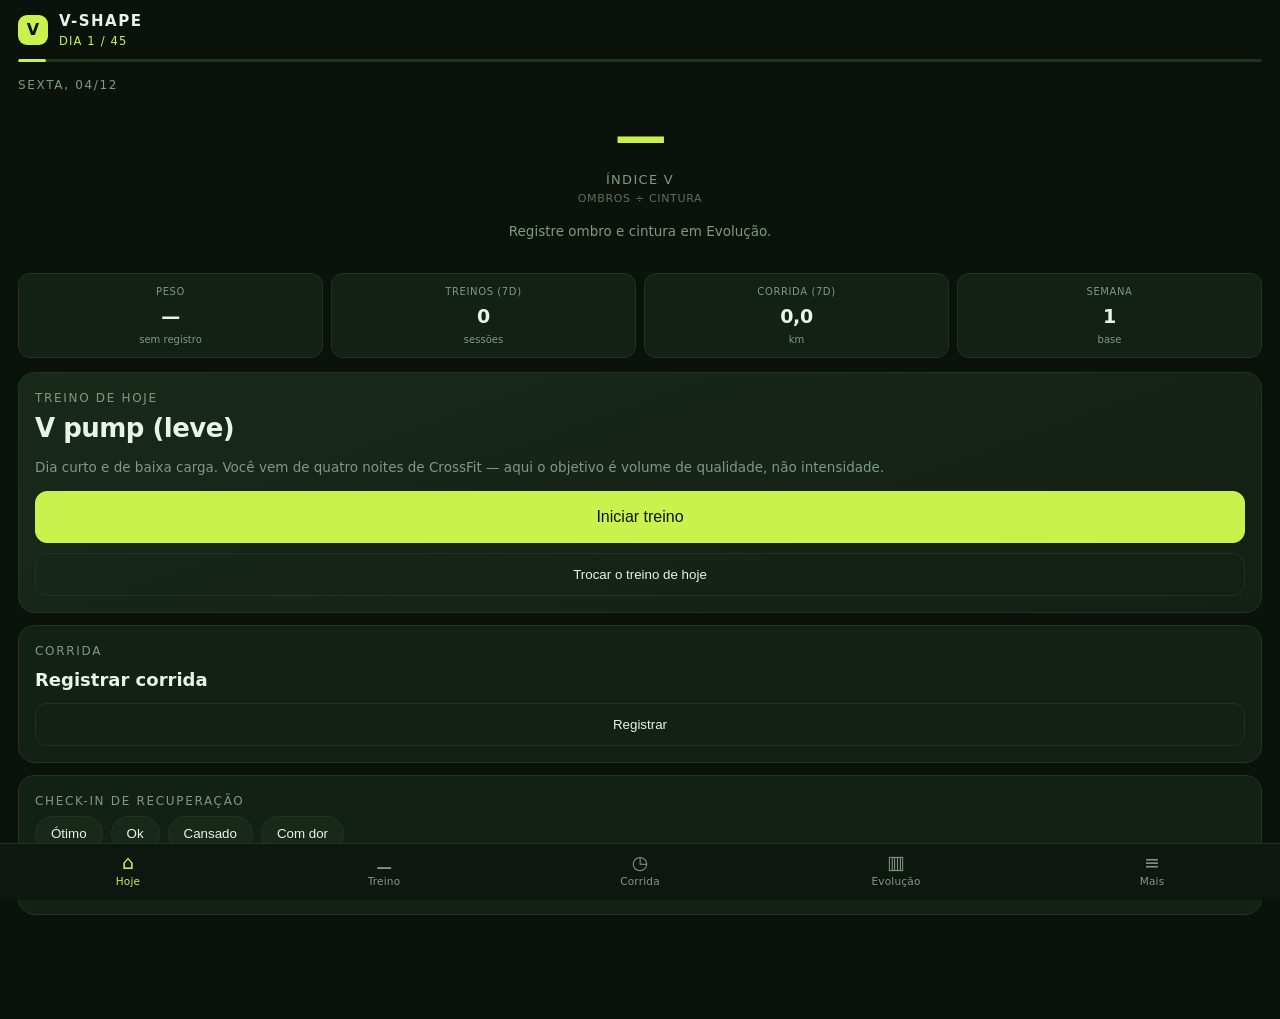
<file: index.html>
<!doctype html>
<html lang="pt-BR">
<head>
<meta charset="utf-8">
<meta name="viewport" content="width=device-width, initial-scale=1, viewport-fit=cover">
<meta name="theme-color" content="#0B120C">
<title>V-SHAPE</title>
<link rel="manifest" href="manifest.json">
<link rel="apple-touch-icon" href="assets/icon-192.png">
<meta name="apple-mobile-web-app-capable" content="yes">
<meta name="apple-mobile-web-app-status-bar-style" content="black-translucent">
<link rel="stylesheet" href="app.css">
</head>
<body>

<header class="top">
  <div class="brand">
    <span class="mark">V</span>
    <div>
      <strong>V-SHAPE</strong>
      <small id="topDia">dia — / —</small>
    </div>
  </div>
  <div class="bar"><i id="topBar"></i></div>
</header>

<main id="app">

  <!-- ───────────────────────── HOJE ───────────────────────── -->
  <section class="view" id="view-hoje">
    <p class="eyebrow" id="hojeData">—</p>

    <div class="vindex">
      <div class="vindex-num" id="vIndice">—</div>
      <div class="vindex-lbl">Índice V <span>ombros ÷ cintura</span></div>
      <p class="muted sm" id="vIndiceHint">Registre ombro e cintura em Evolução.</p>
    </div>

    <div class="stats">
      <div class="stat"><span>Peso</span><b id="stPeso">—</b><small id="stPesoSub">sem registro</small></div>
      <div class="stat"><span>Treinos (7d)</span><b id="stTreinos">0</b><small>sessões</small></div>
      <div class="stat"><span>Corrida (7d)</span><b id="stKm">0,0</b><small>km</small></div>
      <div class="stat"><span>Semana</span><b id="stSemana">1</b><small id="stFase">base</small></div>
    </div>

    <div class="card hero">
      <p class="eyebrow">Treino de hoje</p>
      <h2 id="hojeTreino">—</h2>
      <p class="muted sm" id="hojeNota"></p>
      <button class="btn primary big" id="btnIniciar">Iniciar treino</button>
      <button class="btn ghost" data-trocar>Trocar o treino de hoje</button>
    </div>

    <div class="card" id="cardCorrida">
      <p class="eyebrow">Corrida</p>
      <h3 id="corridaTitulo">Registrar corrida</h3>
      <button class="btn ghost" data-go="corrida">Registrar</button>
    </div>

    <div class="card">
      <p class="eyebrow">Check-in de recuperação</p>
      <div class="chips" id="checkinChips">
        <button class="chip" data-ci="otimo">Ótimo</button>
        <button class="chip" data-ci="ok">Ok</button>
        <button class="chip" data-ci="cansado">Cansado</button>
        <button class="chip" data-ci="dor">Com dor</button>
      </div>
      <p class="muted sm" id="checkinMsg">Como você acordou hoje?</p>
    </div>
  </section>

  <!-- ───────────────────────── TREINO ───────────────────────── -->
  <section class="view" id="view-treino">
    <p class="eyebrow" id="trEyebrow">Treino</p>
    <h2 id="trNome">—</h2>
    <p class="muted sm" id="trNota"></p>
    <button class="btn ghost" data-trocar>Trocar treino</button>

    <div id="trLista"></div>

    <button class="btn ghost" id="btnConcluir">Concluir treino</button>
  </section>

  <!-- ───────────────────────── CORRIDA ───────────────────────── -->
  <section class="view" id="view-corrida">
    <p class="eyebrow">Corrida</p>
    <h2>Registrar</h2>

    <div class="card">
      <div class="row2">
        <label>Distância (km)<input type="number" id="inKm" inputmode="decimal" step="0.1" placeholder="5,0"></label>
        <label>Tempo (min)<input type="number" id="inMin" inputmode="numeric" step="1" placeholder="30"></label>
      </div>
      <p class="muted sm" id="paceCalc">—</p>
      <button class="btn primary" id="btnSalvarCorrida">Salvar corrida</button>
    </div>

    <h3 class="sechead">Histórico</h3>
    <div id="listaCorridas" class="list"></div>
  </section>

  <!-- ───────────────────────── EVOLUÇÃO ───────────────────────── -->
  <section class="view" id="view-evolucao">
    <p class="eyebrow">Evolução</p>
    <h2>Medidas</h2>

    <div class="card">
      <div class="row3">
        <label>Peso (kg)<input type="number" id="inPeso" inputmode="decimal" step="0.1" placeholder="76,0"></label>
        <label>Cintura (cm)<input type="number" id="inCintura" inputmode="decimal" step="0.5" placeholder="92"></label>
        <label>Ombro (cm)<input type="number" id="inOmbro" inputmode="decimal" step="0.5" placeholder="118"></label>
      </div>
      <p class="muted sm">Cintura na altura do umbigo, em jejum. Ombro na parte mais larga.</p>
      <button class="btn primary" id="btnSalvarMedida">Salvar medidas</button>
    </div>

    <h3 class="sechead">Índice V</h3>
    <div class="card chartcard">
      <div id="chart"></div>
      <p class="muted sm" id="chartMsg">Registre pelo menos duas medições para ver a curva.</p>
    </div>

    <h3 class="sechead">Histórico</h3>
    <div id="listaMedidas" class="list"></div>
  </section>

  <!-- ───────────────────────── MAIS ───────────────────────── -->
  <section class="view" id="view-mais">
    <p class="eyebrow">Mais</p>
    <h2>Programa</h2>

    <div class="card">
      <div class="chips" id="progChips"></div>
      <p class="muted sm" id="progResumo"></p>
    </div>

    <h3 class="sechead">Cadência</h3>
    <div class="card">
      <p class="sm" id="cadNotacao"></p>
      <ul class="rules" id="cadRegras"></ul>
      <p class="muted sm" id="cadResp"></p>
    </div>

    <h3 class="sechead">Minhas fichas</h3>
    <div class="card">
      <div id="minhasFichas" class="list"></div>
      <button class="btn primary" id="btnDuplicar">Copiar a ficha atual para editar</button>
      <button class="btn ghost" id="btnNovaFicha">Criar ficha do zero</button>
      <p class="muted sm">As fichas prontas não podem ser alteradas. Copie uma e edite a cópia à vontade.</p>
    </div>

    <h3 class="sechead">Dados</h3>
    <div class="card">
      <button class="btn ghost" id="btnExportar">Exportar meus dados</button>
      <label class="btn ghost filelbl">Importar backup<input type="file" id="inImportar" accept="application/json" hidden></label>
      <button class="btn danger" id="btnZerar">Apagar tudo e recomeçar</button>
      <p class="muted sm">Tudo fica neste aparelho. Exporte de vez em quando.</p>
    </div>

    <p class="muted sm center" id="verInfo"></p>
  </section>

  <!-- ───────────────────────── EDITOR: FICHA ───────────────────────── -->
  <section class="view" id="view-ficha">
    <p class="eyebrow">Editar ficha</p>
    <div class="card">
      <label>Nome da ficha<input type="text" id="fiNome" placeholder="Minha ficha"></label>
      <p class="muted sm" id="fiTipo"></p>
    </div>

    <h3 class="sechead" id="fiCab">Treinos</h3>
    <div id="fiBlocos" class="list"></div>
    <button class="btn ghost" id="fiAddTreino" hidden>+ Adicionar treino</button>

    <button class="btn primary" id="fiUsar">Usar esta ficha</button>
    <button class="btn ghost" id="fiVoltar">Voltar</button>
  </section>

  <!-- ───────────────────────── EDITOR: TREINO ───────────────────────── -->
  <section class="view" id="view-dia">
    <p class="eyebrow" id="diEyebrow">—</p>
    <div class="card">
      <label>Nome do treino<input type="text" id="diNome" placeholder="Ex.: Dorsal largura + bíceps"></label>
      <p class="muted sm" id="diDica">Deixe sem exercícios para marcar o dia como descanso.</p>
    </div>

    <h3 class="sechead">Exercícios</h3>
    <div id="diLista" class="list"></div>

    <button class="btn primary" id="diAdd">+ Adicionar exercício</button>
    <button class="btn ghost" id="diVoltar">Voltar</button>
  </section>
</main>

<!-- ───────────────────────── CADÊNCIA (overlay) ───────────────────────── -->
<div class="overlay" id="ovCad" hidden>
  <div class="cad">
    <button class="x" id="cadFechar" aria-label="Fechar">✕</button>
    <p class="eyebrow" id="cadEx">—</p>
    <div class="cadring">
      <svg viewBox="0 0 120 120" aria-hidden="true">
        <circle class="trk" cx="60" cy="60" r="52"></circle>
        <circle class="prg" cx="60" cy="60" r="52" id="cadArc"></circle>
      </svg>
      <div class="cadmid">
        <div class="cadfase" id="cadFase">Pronto</div>
        <div class="cadseg" id="cadSeg">—</div>
      </div>
    </div>
    <div class="cadreps"><span id="cadReps">0</span> <small>/ <span id="cadAlvo">—</span> reps</small></div>
    <p class="muted sm" id="cadPadrao">—</p>
    <div class="cadbtns">
      <button class="btn primary big" id="cadPlay">Começar</button>
      <button class="btn ghost" id="cadSom">Som: ligado</button>
    </div>
  </div>
</div>

<!-- ───────────────────────── TROCAR TREINO ───────────────────────── -->
<div class="overlay" id="ovPick" hidden>
  <div class="formbox">
    <button class="x" id="pkFechar" aria-label="Fechar">✕</button>
    <p class="eyebrow">Treino de hoje</p>
    <p class="muted sm" id="pkDica">Escolha qualquer treino desta ficha.</p>
    <div id="pkLista" class="list"></div>
    <button class="btn ghost" id="pkDescanso">Pular hoje — marcar como descanso</button>
    <button class="btn ghost" id="pkVoltar" hidden>Voltar ao treino previsto</button>
  </div>
</div>

<!-- ───────────────────────── FORMULÁRIO DE EXERCÍCIO ───────────────────────── -->
<div class="overlay" id="ovEx" hidden>
  <div class="formbox">
    <button class="x" id="exFechar" aria-label="Fechar">✕</button>
    <p class="eyebrow" id="exTitulo">Novo exercício</p>

    <label>Nome<input type="text" id="exNome" placeholder="Ex.: Puxada aberta"></label>

    <div class="row2">
      <label>Séries<input type="number" id="exSeries" inputmode="numeric" value="3"></label>
      <label>Descanso (s)<input type="number" id="exDesc" inputmode="numeric" value="60"></label>
    </div>

    <p class="flab">Medida</p>
    <div class="chips" id="exMedida">
      <button class="chip on" data-med="reps">Repetições</button>
      <button class="chip" data-med="tempo">Tempo (isométrico)</button>
    </div>

    <div class="row2" id="boxReps">
      <label>Reps mín<input type="number" id="exMin" inputmode="numeric" value="8"></label>
      <label>Reps máx<input type="number" id="exMax" inputmode="numeric" value="12"></label>
    </div>
    <div id="boxDur" hidden>
      <label>Duração (s)<input type="number" id="exDuracao" inputmode="numeric" value="45"></label>
    </div>

    <p class="flab">Movimento</p>
    <div class="chips" id="exPadrao">
      <button class="chip" data-pad="puxar">Puxar</button>
      <button class="chip" data-pad="empurrar">Empurrar</button>
      <button class="chip" data-pad="outro">Outro</button>
    </div>

    <p class="flab">Cadência</p>
    <div class="chips" id="exCad"></div>
    <p class="muted sm" id="exCadDesc">—</p>

    <button class="btn primary" id="exSalvar">Salvar exercício</button>
    <button class="btn danger" id="exApagar" hidden>Apagar exercício</button>
  </div>
</div>

<!-- ───────────────────────── DESCANSO (barra) ───────────────────────── -->
<div class="rest" id="restBar" hidden>
  <div class="restfill" id="restFill"></div>
  <div class="restrow">
    <span id="restTxt">Descanso</span>
    <div>
      <button class="mini" id="restMais">+15s</button>
      <button class="mini" id="restPular">Pular</button>
    </div>
  </div>
</div>

<nav class="nav">
  <button class="tab on" data-go="hoje"><i>⌂</i><span>Hoje</span></button>
  <button class="tab" data-go="treino"><i>⚊</i><span>Treino</span></button>
  <button class="tab" data-go="corrida"><i>◷</i><span>Corrida</span></button>
  <button class="tab" data-go="evolucao"><i>▥</i><span>Evolução</span></button>
  <button class="tab" data-go="mais"><i>≡</i><span>Mais</span></button>
</nav>

<div class="toast" id="toast" hidden></div>

<script src="treinos.js"></script>
<script src="app.js"></script>
</body>
</html>
</file>
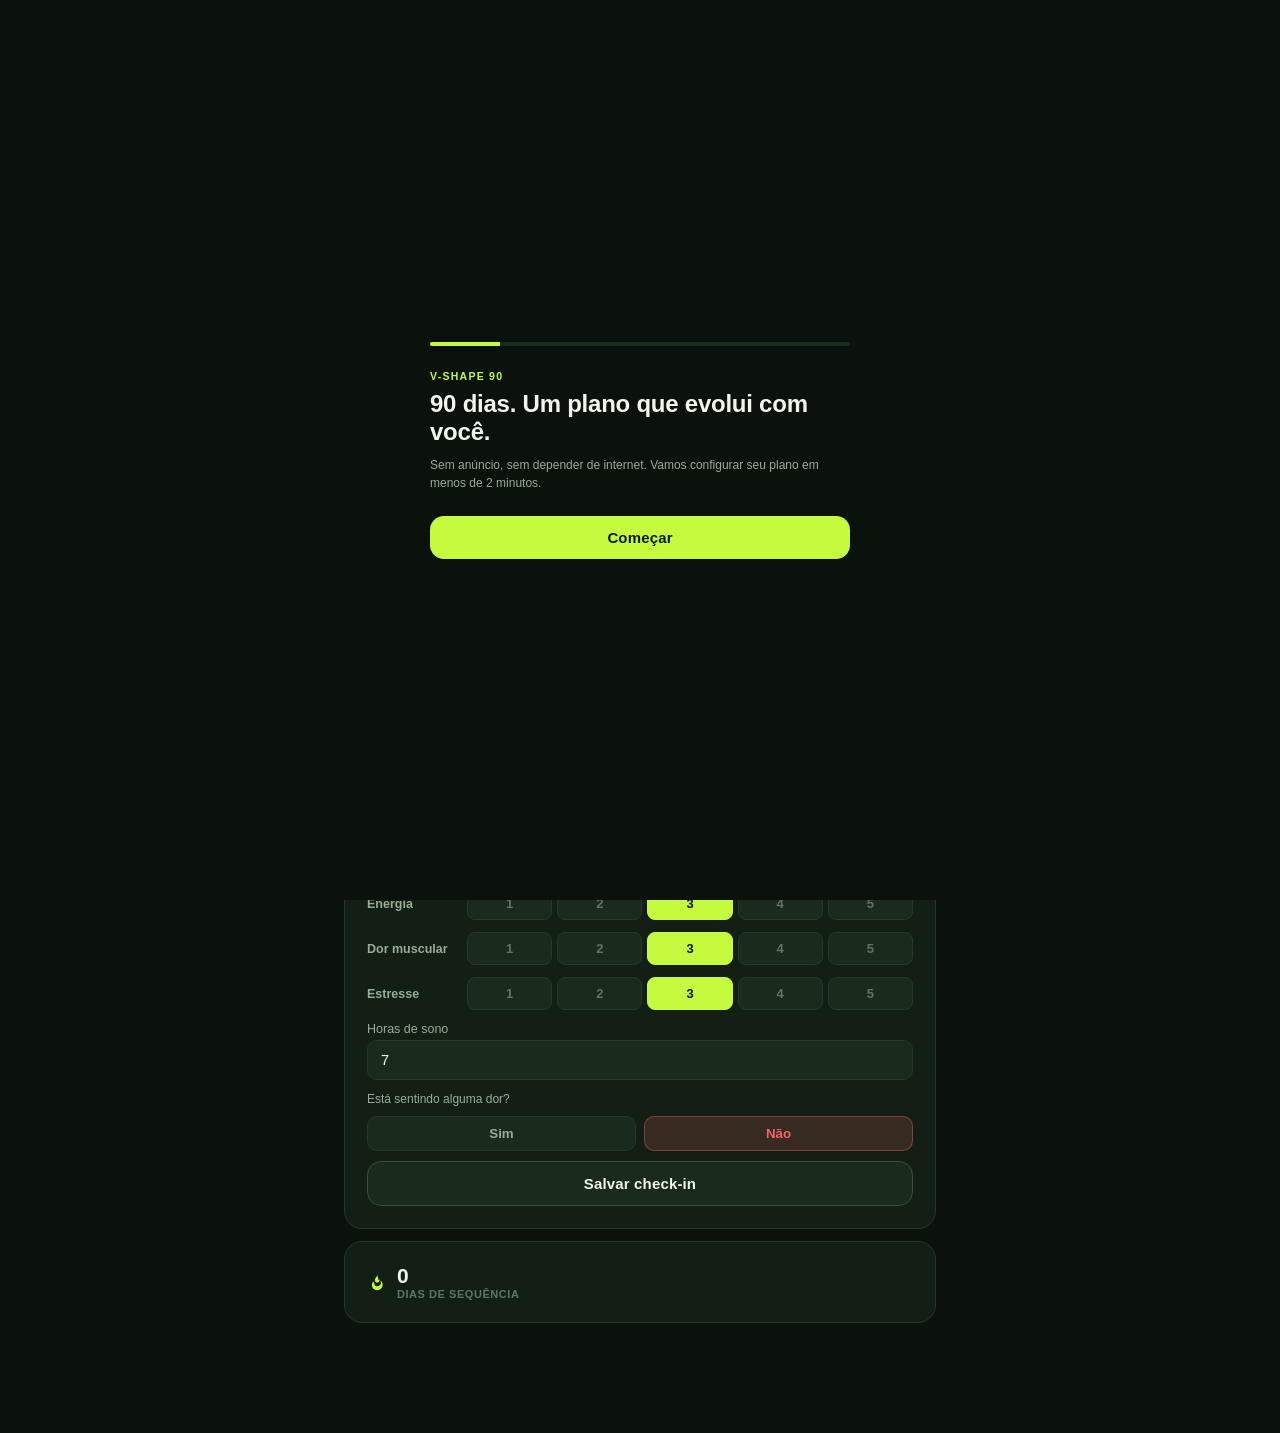
<file: vshape90/index.html>
<!DOCTYPE html>
<html lang="pt-BR">
<head>
<meta charset="UTF-8">
<meta name="viewport" content="width=device-width, initial-scale=1, viewport-fit=cover">
<meta name="theme-color" content="#0B120C">
<title>V-SHAPE 90</title>
<link rel="manifest" href="manifest.json">
<link rel="icon" href="assets/icon-192.png">
<link rel="apple-touch-icon" href="assets/icon-192.png">
<link rel="stylesheet" href="css/style.css">
</head>
<body>

<!-- ====================== ONBOARDING ====================== -->
<div id="onboarding-screen" class="workout-mode hidden" style="z-index:500">
  <div class="wm-inner" style="text-align:left; max-width:420px">
    <div class="onboarding-progress">
      <div class="onboarding-progress-fill" id="ob-progress-fill" style="width:16%"></div>
    </div>

    <!-- Passo 1: Boas-vindas -->
    <div class="ob-step" data-step="1">
      <div class="wm-eyebrow">V-SHAPE 90</div>
      <h2 style="font-size:24px; margin-bottom:10px">90 dias. Um plano que evolui com você.</h2>
      <p class="muted mb-6">Sem anúncio, sem depender de internet. Vamos configurar seu plano em menos de 2 minutos.</p>
      <button class="btn-primary" data-next>Começar</button>
    </div>

    <!-- Passo 2: Dados físicos -->
    <div class="ob-step hidden" data-step="2">
      <h3 style="font-size:18px; margin-bottom:4px; text-transform:none; color:var(--text)">Seus dados</h3>
      <p class="muted mb-4">Usamos isso pra calcular seu Índice V e suas metas de nutrição.</p>
      <div class="form-grid mb-5">
        <label>Altura (cm)<input type="number" id="ob-height" value="169"></label>
        <label>Peso atual (kg)<input type="number" id="ob-weight" value="76" step="0.1"></label>
        <label>Idade<input type="number" id="ob-age" value="30"></label>
        <label>Sexo
          <select id="ob-sex">
            <option value="masculino">Masculino</option>
            <option value="feminino">Feminino</option>
          </select>
        </label>
      </div>
      <div style="display:flex; gap:10px">
        <button class="btn-ghost" data-back>Voltar</button>
        <button class="btn-primary" data-next>Continuar</button>
      </div>
    </div>

    <!-- Passo 3: Objetivo -->
    <div class="ob-step hidden" data-step="3">
      <h3 style="font-size:18px; margin-bottom:4px; text-transform:none; color:var(--text)">Qual seu objetivo principal?</h3>
      <p class="muted mb-4">Isso ajusta suas metas de calorias/proteína e o ritmo de progressão da corrida.</p>
      <div class="swap-list mb-5" id="ob-objectives"></div>
      <div style="display:flex; gap:10px">
        <button class="btn-ghost" data-back>Voltar</button>
        <button class="btn-primary" data-next id="ob-obj-next" disabled>Continuar</button>
      </div>
    </div>

    <!-- Passo 4: Disponibilidade -->
    <div class="ob-step hidden" data-step="4">
      <h3 style="font-size:18px; margin-bottom:4px; text-transform:none; color:var(--text)">Quantos dias por semana você treina?</h3>
      <p class="muted mb-4">Montamos sua grade semanal automaticamente com base nisso.</p>
      <div class="swap-list mb-5" id="ob-days">
        <button class="swap-option swap-option-text" data-days="3"><span>3 dias — Full Body</span></button>
        <button class="swap-option swap-option-text" data-days="4"><span>4 dias — Superior / Inferior</span></button>
        <button class="swap-option swap-option-text" data-days="5"><span>5 dias — Divisão por grupo muscular</span></button>
        <button class="swap-option swap-option-text active" data-days="6"><span>6 dias — Divisão completa (padrão)</span></button>
      </div>
      <div style="display:flex; gap:10px">
        <button class="btn-ghost" data-back>Voltar</button>
        <button class="btn-primary" data-next>Continuar</button>
      </div>
    </div>

    <!-- Passo 5: Notificação -->
    <div class="ob-step hidden" data-step="5">
      <h3 style="font-size:18px; margin-bottom:4px; text-transform:none; color:var(--text)">Quer um lembrete diário?</h3>
      <p class="muted mb-4">Avisamos no horário escolhido, nos dias em que ainda não fez o check-in ou o treino. Só funciona com o navegador aberto ou em segundo plano recente — veja a nota em Configurações.</p>
      <label style="display:flex; align-items:center; gap:10px; margin-bottom:16px; font-size:14px; font-weight:600">
        <input type="checkbox" id="ob-reminder-enable" style="width:18px; height:18px"> Ativar lembrete diário
      </label>
      <div id="ob-reminder-time-wrap" style="display:none; margin-bottom:20px">
        <label>Horário<input type="time" id="ob-reminder-time" value="07:00"></label>
      </div>
      <div style="display:flex; gap:10px">
        <button class="btn-ghost" data-back>Voltar</button>
        <button class="btn-primary" data-next>Continuar</button>
      </div>
    </div>

    <!-- Passo 6: Resumo -->
    <div class="ob-step hidden" data-step="6">
      <h3 style="font-size:18px; margin-bottom:4px; text-transform:none; color:var(--text)">Seu plano está pronto</h3>
      <div id="ob-summary" class="muted" style="margin-bottom:20px; line-height:1.7"></div>
      <button class="btn-primary btn-lg" id="ob-finish">Ir para o app</button>
    </div>
  </div>
</div>


<!-- ====================== HEADER ====================== -->
<header class="app-header">
  <div class="brand">
    <span class="brand-mark">V</span>
    <div class="brand-text">
      <strong>V-SHAPE 90</strong>
      <div class="brand-day-row">
        <span id="header-day">DIA 1 / 90</span>
        <div class="brand-progress"><div class="brand-progress-fill" id="header-progress" style="width:1%"></div></div>
      </div>
    </div>
  </div>
  <button id="btn-more-shortcut" class="icon-btn" title="Configurações" aria-label="Abrir configurações">
    <svg viewBox="0 0 22 22" fill="none" stroke="currentColor" stroke-width="1.5" stroke-linecap="round" stroke-linejoin="round">
      <circle cx="11" cy="11" r="2.6"/>
      <path d="M11 3.5v2M11 17.5v2M18.5 11h-2M5.5 11h-2M16.2 5.8l-1.4 1.4M7.2 14.8l-1.4 1.4M16.2 16.2l-1.4-1.4M7.2 7.2 5.8 5.8"/>
    </svg>
  </button>
</header>

<main id="app">

  <!-- ====================== VIEW: HOJE ====================== -->
  <section id="view-hoje" class="view active">

    <div class="hero-band" id="hero-band"></div>

    <div class="card-grid" id="dashboard-cards"></div>

    <div class="panel" id="today-workout-panel">
      <h3>TREINO DE HOJE</h3>
      <div id="today-workout-content"></div>
    </div>

    <div class="panel" id="today-run-panel" style="display:none">
      <h3>CORRIDA DE HOJE</h3>
      <div id="today-run-content"></div>
    </div>

    <div class="panel" id="today-core-panel">
      <h3>CORE</h3>
      <div id="today-core-content"></div>
    </div>

    <div class="panel" id="checkin-panel">
      <h3>CHECK-IN DE RECUPERAÇÃO</h3>
      <div id="checkin-content"></div>
    </div>

    <div class="panel" id="streak-panel">
      <div class="streak-row">
        <div class="streak-metric">
          <svg class="icon-badge" viewBox="0 0 22 22" fill="currentColor" stroke="none">
            <path d="M11 2c1.1 2.8-1.9 4.1-2.3 6.6-.3 1.9.9 3.1 2.3 3.1a2.7 2.7 0 0 0 2.7-2.7c0-.6-.2-1.1-.5-1.6.2 1.1-.4 1.6-.8 1.3.6-1.6-.7-2.5-.9-4.2A3.6 3.6 0 0 0 11 2z"/>
            <path d="M8 12.3a3.4 3.4 0 0 0 3.4 3.4c2.2 0 3.9-1.7 3.9-4a5 5 0 0 0-.7-2.5c1.6 1 2.6 2.9 2.6 5A5.9 5.9 0 0 1 11 20a5.6 5.6 0 0 1-5.6-5.6c0-1.7.8-3 1.9-4.1-.1.7 0 1.4.7 2z"/>
          </svg>
          <div>
            <strong id="streak-count">0</strong>
            <div class="metric-label">dias de sequência</div>
          </div>
        </div>
        <div id="pr-mini" class="pr-mini"></div>
      </div>
    </div>
  </section>

  <!-- ====================== VIEW: TREINO ====================== -->
  <section id="view-treino" class="view">
    <div class="tabs" id="day-tabs"></div>
    <div id="treino-content"></div>
  </section>

  <!-- MODO TREINO (fullscreen overlay) -->
  <div id="workout-mode" class="workout-mode hidden">
    <button id="wm-close" class="icon-btn wm-close" aria-label="Fechar modo treino">✕</button>
    <div class="wm-inner">
      <div class="wm-eyebrow" id="wm-eyebrow">TREINO</div>
      <div id="wm-demo"></div>
      <div class="wm-exname" id="wm-exname">EXERCÍCIO</div>
      <div class="wm-series" id="wm-series">Série 1/4</div>
      <div class="wm-prev" id="wm-prev">Anterior: --</div>
      <a class="ex-external-link" id="wm-external-link" href="https://gifdotreino.com/" target="_blank" rel="noopener noreferrer">
        Ver execução real no Gif do Treino
        <svg viewBox="0 0 16 16" fill="none" stroke="currentColor" stroke-width="1.6" stroke-linecap="round" stroke-linejoin="round"><path d="M6 3H3v10h10v-3"/><path d="M9 3h4v4"/><path d="M13 3 7 9"/></svg>
      </a>

      <div class="wm-field">
        <label>Carga (kg)</label>
        <div class="stepper">
          <button id="wm-weight-minus" class="stepper-btn">−</button>
          <input id="wm-weight" type="number" inputmode="decimal" value="0">
          <button id="wm-weight-plus" class="stepper-btn">+</button>
        </div>
      </div>

      <div class="wm-field">
        <label>Repetições</label>
        <div class="stepper">
          <button id="wm-reps-minus" class="stepper-btn">−</button>
          <input id="wm-reps" type="number" inputmode="numeric" value="0">
          <button id="wm-reps-plus" class="stepper-btn">+</button>
        </div>
      </div>

      <div class="wm-field">
        <label>RIR (repetições restantes ao falhar) — opcional</label>
        <div class="rir-scale" id="wm-rir-scale">
          <button type="button" data-rir="">--</button>
          <button type="button" data-rir="0">0</button>
          <button type="button" data-rir="1">1</button>
          <button type="button" data-rir="2">2</button>
          <button type="button" data-rir="3">3</button>
          <button type="button" data-rir="4">4+</button>
        </div>
      </div>

      <label class="wm-pain-check">
        <input type="checkbox" id="wm-pain"> Senti dor nesta série
      </label>

      <button id="wm-conclude" class="btn-primary btn-lg">✓ Concluir série</button>

      <div id="wm-rest" class="wm-rest hidden">
        <div class="wm-rest-label">DESCANSO</div>
        <div class="wm-rest-time" id="wm-rest-time">01:30</div>
        <div class="wm-rest-options" id="wm-rest-options"></div>
        <button id="wm-skip-rest" class="btn-ghost">Pular descanso</button>
      </div>
    </div>
  </div>

  <!-- ====================== VIEW: CORRIDA ====================== -->
  <section id="view-corrida" class="view">
    <div class="panel">
      <h3>PLANO DA SEMANA</h3>
      <div id="run-plan-content"></div>
    </div>
    <div class="panel">
      <h3>REGISTRAR CORRIDA</h3>
      <form id="run-form" class="form-grid">
        <label>Tipo
          <select id="run-type">
            <option value="leve">Corrida leve</option>
            <option value="intervalado">Intervalado</option>
            <option value="longao">Longão</option>
          </select>
        </label>
        <label>Distância (km)
          <input id="run-distance" type="number" step="0.01" min="0" required>
        </label>
        <label>Duração (min)
          <input id="run-duration" type="number" step="0.1" min="0" required>
        </label>
        <label>Esforço percebido (1-10)
          <input id="run-rpe" type="number" min="1" max="10">
        </label>
        <label>FC média (opcional)
          <input id="run-hr" type="number" min="0">
        </label>
        <label class="span-2">Observações
          <textarea id="run-notes" rows="2"></textarea>
        </label>
        <button type="submit" class="btn-primary span-2">Salvar corrida</button>
      </form>
    </div>
    <div class="panel">
      <h3>EVOLUÇÃO DO PACE</h3>
      <canvas id="run-pace-chart" class="chart-canvas"></canvas>
    </div>
    <div class="panel">
      <h3>HISTÓRICO</h3>
      <div id="run-history"></div>
    </div>
  </section>

  <!-- ====================== VIEW: EVOLUÇÃO ====================== -->
  <section id="view-evolucao" class="view">

    <div class="tabs" id="evolucao-tabs">
      <button class="tab-btn active" data-evo-tab="resumo">Resumo</button>
      <button class="tab-btn" data-evo-tab="detalhes">Detalhes</button>
    </div>

    <div class="evo-tab-panel" data-evo-panel="resumo">
      <div class="panel">
        <h3>ÍNDICE V-SHAPE</h3>
        <div id="vindex-content"></div>
        <canvas id="vindex-chart" class="chart-canvas"></canvas>
      </div>

      <div class="panel">
        <h3>REGISTRO SEMANAL DE MEDIDAS</h3>
        <form id="body-form" class="form-grid">
          <label>Peso (kg)<input id="bf-weight" type="number" step="0.1" required></label>
          <label>Cintura (cm)<input id="bf-waist" type="number" step="0.1"></label>
          <label>Ombros (cm)<input id="bf-shoulders" type="number" step="0.1"></label>
          <label>Peito (cm)<input id="bf-chest" type="number" step="0.1"></label>
          <label>Braço D (cm)<input id="bf-armr" type="number" step="0.1"></label>
          <label>Braço E (cm)<input id="bf-arml" type="number" step="0.1"></label>
          <label>Coxa (cm)<input id="bf-thigh" type="number" step="0.1"></label>
          <button type="submit" class="btn-primary span-2">Salvar medidas</button>
        </form>
      </div>

      <div class="panel">
        <h3>PESO — HISTÓRICO</h3>
        <canvas id="weight-chart" class="chart-canvas"></canvas>
      </div>

      <div class="panel">
        <h3>FOTOS DE PROGRESSO</h3>
        <div class="photo-upload-row">
          <label>Ângulo
            <select id="photo-type">
              <option value="frente">Frente</option>
              <option value="costas">Costas</option>
              <option value="perfil">Perfil</option>
            </select>
          </label>
          <input type="file" id="photo-input" accept="image/*" capture="environment">
        </div>
        <div id="photo-gallery" class="photo-gallery"></div>
      </div>
    </div>

    <div class="evo-tab-panel hidden" data-evo-panel="detalhes">
      <div class="panel">
        <h3>COMPARAÇÃO POR SEMANA</h3>
        <div id="week-compare-controls" class="week-compare-controls"></div>
        <div id="week-compare-content"></div>
      </div>

      <div class="panel">
        <h3>
          <svg class="icon" viewBox="0 0 22 22" fill="none" stroke="currentColor" stroke-width="1.5" stroke-linecap="round" stroke-linejoin="round">
            <path d="M7 4h8v3a4 4 0 0 1-8 0V4z"/>
            <path d="M7 5H4.5a2 2 0 0 0 0 4H7M15 5h2.5a2 2 0 0 1 0 4H15"/>
            <path d="M11 11v3M8.5 17h5M9 17c0-1.2.5-2 2-2s2 .8 2 2"/>
          </svg>
          Recordes
        </h3>
        <div id="records-content"></div>
      </div>

      <div class="panel">
        <h3>CHECKPOINTS 30 / 60 / 90</h3>
        <div id="checkpoints-content"></div>
      </div>

      <div class="panel">
        <h3>RELATÓRIO SEMANAL</h3>
        <div id="weekly-report-content"></div>
        <button id="btn-generate-report" class="btn-secondary">Gerar relatório desta semana</button>
      </div>
    </div>
  </section>

  <!-- ====================== VIEW: MAIS ====================== -->
  <section id="view-mais" class="view">

    <div class="panel">
      <h3>
        <svg class="icon" viewBox="0 0 22 22" fill="none" stroke="currentColor" stroke-width="1.6" stroke-linecap="round" stroke-linejoin="round">
          <path d="M3.5 6h15M3.5 11h15M3.5 16h9"/>
        </svg>
        Grade semanal
      </h3>
      <p class="muted">Toque em um dia pra trocar o conteúdo com outro dia da semana.</p>
      <div id="weekly-grid-content" class="mt-3"></div>
    </div>

    <div class="panel">
      <h3>CONFIGURAÇÕES</h3>
      <form id="settings-form" class="form-grid">
        <label>Descanso padrão (s)<input id="set-rest" type="number" min="0"></label>
        <label class="span-2" style="flex-direction:row; align-items:center; gap:8px; text-transform:none">
          <input type="checkbox" id="set-reminder-enable" style="width:16px; height:16px"> Lembrete diário ativado
        </label>
        <label>Horário do lembrete<input id="set-reminder-time" type="time"></label>
        <button type="submit" class="btn-primary span-2">Salvar configurações</button>
      </form>
      <p class="muted mt-3">Nota técnica: como o app não tem servidor, o lembrete só dispara quando o navegador consegue rodar em segundo plano (varia por aparelho/navegador). Um lembrete garantido a qualquer hora, com o app fechado, exigiria um servidor de push — ver seção "Conta" abaixo.</p>
    </div>

    <div class="panel">
      <h3>CONTA</h3>
      <div id="account-content"></div>
    </div>

    <div class="panel">
      <h3>BACKUP</h3>

      <p class="muted">Todos os dados ficam salvos apenas neste dispositivo. Exporte regularmente.</p>
      <div class="backup-row">
        <button id="btn-export" class="btn-primary">Exportar backup</button>
        <label class="btn-secondary file-label">
          Importar backup
          <input type="file" id="import-input" accept="application/json" hidden>
        </label>
      </div>
      <div id="backup-status" class="muted"></div>
    </div>

    <div class="panel">
      <h3>SOBRE</h3>
      <p class="muted">V-SHAPE 90 · PWA pessoal · dados 100% locais neste dispositivo.</p>
      <button id="btn-reset-all" class="btn-danger">Apagar todos os dados</button>
    </div>
  </section>

</main>

<!-- ====================== NAV INFERIOR ====================== -->
<nav class="bottom-nav">
  <button class="nav-btn active" data-view="hoje">
    <svg viewBox="0 0 22 22" fill="none" stroke="currentColor" stroke-width="1.7" stroke-linecap="round" stroke-linejoin="round">
      <path d="M3 10.5 11 4l8 6.5"/>
      <path d="M5 9.5V18a1 1 0 0 0 1 1h4v-5h2v5h4a1 1 0 0 0 1-1V9.5"/>
    </svg>
    <small>Hoje</small>
  </button>
  <button class="nav-btn" data-view="treino">
    <svg viewBox="0 0 22 22" fill="none" stroke="currentColor" stroke-width="1.7" stroke-linecap="round" stroke-linejoin="round">
      <path d="M2.5 11h2M17.5 11h2"/>
      <rect x="4.6" y="7.8" width="2.4" height="6.4" rx="0.8"/>
      <rect x="15" y="7.8" width="2.4" height="6.4" rx="0.8"/>
      <path d="M7 11h8"/>
    </svg>
    <small>Treino</small>
  </button>
  <button class="nav-btn" data-view="corrida">
    <svg viewBox="0 0 22 22" fill="none" stroke="currentColor" stroke-width="1.7" stroke-linecap="round" stroke-linejoin="round">
      <circle cx="11" cy="12" r="7"/>
      <path d="M11 12V8.3"/>
      <path d="M8.5 2.6h5"/>
      <path d="M11 2.6V4"/>
    </svg>
    <small>Corrida</small>
  </button>
  <button class="nav-btn" data-view="evolucao">
    <svg viewBox="0 0 22 22" fill="none" stroke="currentColor" stroke-width="1.7" stroke-linecap="round" stroke-linejoin="round">
      <path d="M3.5 17.5V9.5M8.5 17.5V5.5M13.5 17.5v-6M18.5 17.5V3.5"/>
    </svg>
    <small>Evolução</small>
  </button>
  <button class="nav-btn" data-view="mais">
    <svg viewBox="0 0 22 22" fill="none" stroke="currentColor" stroke-width="1.7" stroke-linecap="round" stroke-linejoin="round">
      <path d="M4 6.5h14M4 11h14M4 15.5h14"/>
    </svg>
    <small>Mais</small>
  </button>
</nav>

<div id="toast" class="toast hidden"></div>

<script src="js/storage.js"></script>
<script src="js/onboarding.js"></script>
<script src="js/charts.js"></script>
<script src="js/exercise-demos.js"></script>
<script src="js/exercise-metadata.js"></script>
<script src="js/exercise-catalog.js"></script>
<script src="js/workouts.js"></script>
<script src="js/running.js"></script>
<script src="js/recovery.js"></script>
<script src="js/app.js"></script>
</body>
</html>
</file>
<file: app.css>
/* V-SHAPE — estilos */
:root{
  --bg:#0B120C;
  --bg2:#0E170F;
  --card:#132015;
  --card2:#18291A;
  --line:#1F3522;
  --txt:#E8F3E9;
  --mut:#7E9A83;
  --acc:#C9F24D;
  --acc-d:#9FC72F;
  --warn:#F2B04D;
  --bad:#E8654F;
  --r:16px;
  --nav:68px;
}

*{box-sizing:border-box;-webkit-tap-highlight-color:transparent}
html,body{margin:0;padding:0}
body{
  background:var(--bg);
  color:var(--txt);
  font:16px/1.5 ui-sans-serif,system-ui,-apple-system,"Segoe UI",Roboto,sans-serif;
  padding-bottom:calc(var(--nav) + env(safe-area-inset-bottom));
  overscroll-behavior-y:none;
}
h2{font-size:26px;line-height:1.2;margin:2px 0 14px;letter-spacing:-.02em}
h3{font-size:18px;margin:0 0 8px}
.sechead{margin:26px 0 10px;font-size:15px;color:var(--mut);text-transform:uppercase;letter-spacing:.08em}
.eyebrow{font-size:12px;letter-spacing:.14em;text-transform:uppercase;color:var(--mut);margin:0 0 6px}
.muted{color:var(--mut)}
.sm{font-size:13.5px}
.center{text-align:center}

/* topo */
.top{
  position:sticky;top:0;z-index:30;
  background:linear-gradient(180deg,var(--bg) 70%,transparent);
  padding:calc(10px + env(safe-area-inset-top)) 18px 10px;
}
.brand{display:flex;align-items:center;gap:11px}
.brand strong{display:block;font-size:15px;letter-spacing:.1em}
.brand small{display:block;font-size:11.5px;color:var(--acc);letter-spacing:.1em;text-transform:uppercase}
.mark{
  width:30px;height:30px;flex:none;display:grid;place-items:center;
  background:var(--acc);color:#0B120C;font-weight:800;border-radius:9px;font-size:16px;
}
.bar{height:3px;background:var(--line);border-radius:3px;margin-top:9px;overflow:hidden}
.bar i{display:block;height:100%;width:0;background:var(--acc);border-radius:3px;transition:width .5s}

/* views */
main{padding:4px 18px 24px}
.view{display:none;animation:in .18s ease}
.view.on{display:block}
@keyframes in{from{opacity:0;transform:translateY(5px)}to{opacity:1;transform:none}}

/* cards */
.card{
  background:var(--card);border:1px solid var(--line);
  border-radius:var(--r);padding:16px;margin-bottom:12px;
}
.card.hero{background:linear-gradient(160deg,var(--card2),var(--card))}
.card.hero h2{margin:4px 0 10px}

/* índice V */
.vindex{text-align:center;padding:10px 0 18px}
.vindex-num{font-size:52px;font-weight:800;letter-spacing:-.03em;line-height:1;color:var(--acc)}
.vindex-lbl{font-size:13px;letter-spacing:.1em;text-transform:uppercase;color:var(--mut);margin-top:8px}
.vindex-lbl span{display:block;font-size:11px;letter-spacing:.06em;opacity:.7;margin-top:2px}

/* stats */
.stats{display:grid;grid-template-columns:repeat(4,1fr);gap:8px;margin-bottom:14px}
.stat{background:var(--card);border:1px solid var(--line);border-radius:12px;padding:10px 8px;text-align:center}
.stat span{display:block;font-size:10px;letter-spacing:.06em;text-transform:uppercase;color:var(--mut)}
.stat b{display:block;font-size:19px;margin:3px 0 1px;letter-spacing:-.02em}
.stat small{display:block;font-size:10px;color:var(--mut)}

/* botões */
.btn{
  display:block;width:100%;border:0;border-radius:12px;
  padding:13px 16px;font:600 15px/1 inherit;cursor:pointer;margin-top:10px;
  background:var(--card2);color:var(--txt);border:1px solid var(--line);
}
.btn.primary{background:var(--acc);color:#0B120C;border-color:var(--acc)}
.btn.primary:active{background:var(--acc-d)}
.btn.big{padding:16px;font-size:16px}
.btn.ghost{background:transparent}
.btn.danger{background:transparent;color:var(--bad);border-color:#3A2320}
.btn:disabled{opacity:.45}
.filelbl{text-align:center}
.mini{
  background:transparent;border:1px solid var(--line);color:var(--txt);
  border-radius:9px;padding:7px 11px;font:600 13px/1 inherit;margin-left:6px;cursor:pointer;
}

/* chips */
.chips{display:flex;flex-wrap:wrap;gap:8px}
.chip{
  background:var(--card2);border:1px solid var(--line);color:var(--txt);
  border-radius:999px;padding:9px 15px;font:600 14px/1 inherit;cursor:pointer;
}
.chip.on{background:var(--acc);color:#0B120C;border-color:var(--acc)}

/* inputs */
label{display:block;font-size:12px;letter-spacing:.06em;text-transform:uppercase;color:var(--mut)}
input[type=number],input[type=text]{
  width:100%;margin-top:5px;background:var(--bg2);border:1px solid var(--line);
  color:var(--txt);border-radius:10px;padding:12px;font:600 17px/1 inherit;
}
input:focus{outline:2px solid var(--acc-d);outline-offset:1px}
.row2{display:grid;grid-template-columns:1fr 1fr;gap:10px}
.row3{display:grid;grid-template-columns:repeat(3,1fr);gap:8px}

/* exercícios */
.ex{background:var(--card);border:1px solid var(--line);border-radius:var(--r);margin-bottom:10px;overflow:hidden}
.ex.done{border-color:var(--acc-d)}
.exhead{display:flex;align-items:center;gap:12px;padding:14px 16px;cursor:pointer}
.exnum{
  width:26px;height:26px;flex:none;display:grid;place-items:center;border-radius:8px;
  background:var(--card2);color:var(--mut);font:700 12px/1 inherit;
}
.ex.done .exnum{background:var(--acc);color:#0B120C}
.exinfo{flex:1;min-width:0}
.exinfo b{display:block;font-size:15.5px;font-weight:600}
.exinfo small{display:block;color:var(--mut);font-size:12.5px;margin-top:2px}
.cadtag{
  flex:none;background:var(--bg2);border:1px solid var(--line);color:var(--acc);
  border-radius:7px;padding:5px 8px;font:700 12px/1 ui-monospace,monospace;letter-spacing:.04em;
}
.exbody{display:none;padding:0 16px 16px;border-top:1px solid var(--line)}
.ex.open .exbody{display:block}
.exnota{color:var(--warn);font-size:13px;margin:12px 0 0}

.serie{display:grid;grid-template-columns:30px 1fr 1fr 44px;gap:8px;align-items:center;margin-top:10px}
.serie > span{font-size:12px;color:var(--mut);text-align:center}
.serie input{margin:0;padding:10px;font-size:16px;text-align:center}
.ok{
  border:1px solid var(--line);background:var(--card2);color:var(--mut);
  border-radius:10px;padding:11px 0;font:700 15px/1 inherit;cursor:pointer;
}
.ok.on{background:var(--acc);color:#0B120C;border-color:var(--acc)}
.exacts{display:flex;gap:8px;margin-top:14px}
.exacts .btn{margin:0}
.prog{margin-top:12px;font-size:13px;color:var(--acc);background:#16250F;border:1px solid #2A3F18;border-radius:10px;padding:10px 12px}

/* listas */
.list .item{
  display:flex;justify-content:space-between;align-items:center;gap:12px;
  background:var(--card);border:1px solid var(--line);border-radius:12px;padding:13px 15px;margin-bottom:8px;
}
.item b{font-size:15px;font-weight:600}
.item small{display:block;color:var(--mut);font-size:12.5px}
.item .del{background:none;border:0;color:var(--mut);font-size:19px;cursor:pointer;padding:4px 6px}
.empty{color:var(--mut);font-size:14px;text-align:center;padding:22px 0}

/* regras cadência */
.rules{list-style:none;margin:12px 0 0;padding:0}
.rules li{padding:11px 0;border-top:1px solid var(--line);font-size:14px}
.rules b{color:var(--acc);font-family:ui-monospace,monospace}

/* gráfico */
.chartcard{padding:14px 10px 10px}
#chart svg{display:block;width:100%;height:150px}

/* overlay cadência */
.overlay{
  position:fixed;inset:0;z-index:60;background:rgba(5,9,6,.93);
  display:grid;place-items:center;padding:24px;backdrop-filter:blur(6px);
}
.overlay[hidden]{display:none}
.cad{width:100%;max-width:340px;text-align:center;position:relative}
.cad .x{
  position:absolute;top:-6px;right:-4px;background:none;border:0;
  color:var(--mut);font-size:21px;cursor:pointer;padding:6px;
}
.cadring{position:relative;width:230px;height:230px;margin:14px auto 6px}
.cadring svg{width:100%;height:100%;transform:rotate(-90deg)}
.cadring circle{fill:none;stroke-width:7;stroke-linecap:round}
.cadring .trk{stroke:var(--line)}
.cadring .prg{stroke:var(--acc);stroke-dasharray:326.7;stroke-dashoffset:326.7;transition:stroke .15s}
.cadmid{position:absolute;inset:0;display:grid;place-content:center;gap:4px}
.cadfase{font-size:21px;font-weight:700;letter-spacing:-.01em}
.cadseg{font-size:46px;font-weight:800;color:var(--acc);line-height:1;font-variant-numeric:tabular-nums}
.cadreps{margin-top:10px;font-size:30px;font-weight:800;font-variant-numeric:tabular-nums}
.cadreps small{font-size:15px;color:var(--mut);font-weight:600}
.cadbtns{margin-top:18px}

/* fases coloridas */
.fase-exc .prg{stroke:#6FD3F5}
.fase-exc .cadseg{color:#6FD3F5}
.fase-pb  .prg{stroke:#F2B04D}
.fase-pb  .cadseg{color:#F2B04D}
.fase-con .prg{stroke:var(--acc)}
.fase-con .cadseg{color:var(--acc)}
.fase-pt  .prg{stroke:#D98CF2}
.fase-pt  .cadseg{color:#D98CF2}

/* formulário de exercício */
.formbox{
  width:100%;max-width:400px;max-height:88vh;overflow-y:auto;position:relative;
  background:var(--card);border:1px solid var(--line);border-radius:var(--r);padding:20px 18px 18px;
}
.formbox .x{
  position:absolute;top:10px;right:10px;background:none;border:0;
  color:var(--mut);font-size:20px;cursor:pointer;padding:6px;
}
.formbox label{margin-top:12px}
.formbox .row2 label{margin-top:0}
.formbox .row2{margin-top:12px}
.flab{
  font-size:12px;letter-spacing:.06em;text-transform:uppercase;
  color:var(--mut);margin:16px 0 8px;
}
.chip.cadchip{font-family:ui-monospace,monospace;font-size:13px;letter-spacing:.02em}

/* editor: blocos e exercícios */
.item.clic{cursor:pointer}
.item.sel{border-color:var(--acc)}
.item.sel b{color:var(--acc)}
.item.vazio b{color:var(--mut);font-weight:500}
.ordem{display:flex;gap:4px;align-items:center}
.ordem button{
  background:transparent;border:1px solid var(--line);color:var(--mut);
  border-radius:8px;width:30px;height:30px;font-size:14px;cursor:pointer;padding:0;
}
.ordem button:disabled{opacity:.3}
.badge{
  display:inline-block;background:var(--bg2);border:1px solid var(--line);
  color:var(--acc);border-radius:6px;padding:3px 7px;
  font:700 11px/1 ui-monospace,monospace;margin-left:6px;
}

/* descanso */
.rest{
  position:fixed;left:0;right:0;bottom:calc(var(--nav) + env(safe-area-inset-bottom));
  z-index:40;background:var(--card2);border-top:1px solid var(--line);
}
.rest[hidden]{display:none}
.restfill{height:3px;background:var(--acc);width:100%}
.restrow{display:flex;justify-content:space-between;align-items:center;padding:11px 16px;font-size:14px;font-weight:600}

/* nav */
.nav{
  position:fixed;left:0;right:0;bottom:0;z-index:50;display:flex;
  background:var(--bg2);border-top:1px solid var(--line);
  padding-bottom:env(safe-area-inset-bottom);
}
.tab{
  flex:1;background:none;border:0;color:var(--mut);cursor:pointer;
  padding:9px 0 10px;display:grid;gap:2px;justify-items:center;font:inherit;
}
.tab i{font-style:normal;font-size:19px;line-height:1}
.tab span{font-size:10.5px;letter-spacing:.02em}
.tab.on{color:var(--acc)}

/* toast */
.toast{
  position:fixed;left:50%;transform:translateX(-50%);
  bottom:calc(var(--nav) + 22px + env(safe-area-inset-bottom));z-index:70;
  background:var(--acc);color:#0B120C;font:600 14px/1 inherit;
  padding:12px 18px;border-radius:999px;box-shadow:0 8px 24px rgba(0,0,0,.5);
}
.toast[hidden]{display:none}

@media (max-width:360px){
  .stats{grid-template-columns:repeat(2,1fr)}
  .row3{grid-template-columns:1fr 1fr}
}
</file>
<file: vshape90/css/style.css>
/* ============================================================
   V-SHAPE 90 — style.css
   Tema: alinhado à identidade visual do FitMaster AI (referência
   do usuário) — fundo verde-escuro quase preto, acento lima vibrante,
   headlines em caixa-alta com peso forte. Elemento de assinatura
   mantido: recorte "taper" (V) no brand mark e nas barras de progresso.
   ============================================================ */

:root {
  /* Superfícies */
  --bg: #0B120C;
  --surface: #131F14;
  --surface-2: #1A2A1C;
  --surface-3: #223522;
  --border: #263826;
  --border-strong: #385038;

  /* Texto */
  --text: #F1F5EC;
  --text-secondary: #9BAB98;
  --text-tertiary: #647263;

  /* Acento primário: lima vibrante */
  --accent: #C6FA3E;
  --accent-deep: #9FDE1D;
  --accent-ink: #0E1A0A;
  --accent-soft: rgba(198,250,62,0.14);

  /* Acento secundário (gráficos, dados de corrida) */
  --mint: #57D9A3;
  --mint-soft: rgba(87,217,163,0.14);

  /* Estados */
  --positive: #3DDC84;
  --positive-soft: rgba(61,220,132,0.14);
  --warning: #EFC13B;
  --warning-soft: rgba(239,193,59,0.14);
  --danger: #F0656B;
  --danger-soft: rgba(240,101,107,0.16);

  /* Sistema */
  --radius-lg: 18px;
  --radius: 14px;
  --radius-sm: 10px;
  --nav-h: 66px;
  --header-h: 60px;
  --ease: cubic-bezier(0.2, 0.7, 0.2, 1);

  /* Sombra funcional única — só usada onde algo precisa ler como
     "flutuando acima" da tela (toast, overlays), nunca decoração. */
  --shadow-overlay: 0 8px 20px rgba(0,0,0,0.4);

  /* Escala tipográfica (8 degraus, sem valores fracionados) */
  --text-xs: 11px;
  --text-sm: 12px;
  --text-base: 14px;
  --text-md: 15px;
  --text-lg: 17px;
  --text-xl: 20px;
  --text-2xl: 26px;
  --text-hero: 40px;

  /* Escala de espaçamento (múltiplos de 4) */
  --space-1: 4px;
  --space-2: 8px;
  --space-3: 12px;
  --space-4: 16px;
  --space-5: 20px;
  --space-6: 24px;
  --space-7: 32px;
  --space-8: 48px;
}

* { box-sizing: border-box; }

html, body {
  margin: 0;
  padding: 0;
  background: var(--bg);
  color: var(--text);
  font-family: -apple-system, BlinkMacSystemFont, 'Segoe UI', Roboto, Helvetica, Arial, sans-serif;
  -webkit-tap-highlight-color: transparent;
  font-feature-settings: "tnum" 1;
}

body {
  padding-top: var(--header-h);
  padding-bottom: calc(var(--nav-h) + env(safe-area-inset-bottom) + var(--space-2));
  min-height: 100vh;
}

/* Hierarquia por peso e tracking (não por família de fonte — uma fonte
   condensada de sistema como 'Arial Narrow' só existe em parte dos
   dispositivos, então renderiza diferente em cada aparelho). */
h1, h2, h3, h4 {
  margin: 0 0 var(--space-2);
  font-weight: 800;
  letter-spacing: -0.01em;
}
h3 {
  font-size: var(--text-xs);
  text-transform: uppercase;
  color: var(--text);
  font-weight: 800;
  letter-spacing: 0.04em;
  display: flex;
  align-items: center;
  gap: var(--space-2);
}
h3 .icon { width: 14px; height: 14px; color: var(--accent); flex: none; }
p { margin: 0 0 var(--space-2); line-height: 1.5; }
.muted { color: var(--text-secondary); font-size: var(--text-sm); }
::selection { background: var(--accent-soft); color: var(--text); }
:focus-visible { outline: 2px solid var(--accent); outline-offset: 2px; border-radius: 4px; }
button { font-family: inherit; cursor: pointer; }
svg { display: block; }

/* Utilitários de espaçamento (evita valores soltos em style="" inline) */
.mt-1 { margin-top: var(--space-1); } .mt-2 { margin-top: var(--space-2); }
.mt-3 { margin-top: var(--space-3); } .mt-4 { margin-top: var(--space-4); }
.mt-5 { margin-top: var(--space-5); } .mt-6 { margin-top: var(--space-6); }
.mb-1 { margin-bottom: var(--space-1); } .mb-2 { margin-bottom: var(--space-2); }
.mb-3 { margin-bottom: var(--space-3); } .mb-4 { margin-bottom: var(--space-4); }
.mb-5 { margin-bottom: var(--space-5); } .mb-6 { margin-bottom: var(--space-6); }

/* ---------- Header ---------- */
.app-header {
  position: fixed;
  top: 0; left: 0; right: 0;
  height: var(--header-h);
  display: flex;
  align-items: center;
  justify-content: space-between;
  padding: 0 18px;
  background: rgba(11,18,12,0.88);
  backdrop-filter: blur(14px) saturate(1.2);
  border-bottom: 1px solid var(--border);
  z-index: 50;
}
.brand { display: flex; align-items: center; gap: 12px; min-width: 0; }
.brand-mark {
  width: 32px; height: 32px;
  display: flex; align-items: center; justify-content: center;
  font-weight: 900; font-size: 14px;
  background: linear-gradient(155deg, var(--accent) 0%, var(--accent-deep) 100%);
  clip-path: polygon(50% 100%, 4% 0%, 96% 0%);
  color: var(--accent-ink);
  padding-top: 5px;
  flex: none;
}
.brand-text { display: flex; flex-direction: column; line-height: 1.2; min-width: 0; }
.brand-text strong {
  font-size: 14px; letter-spacing: 0.02em; color: var(--text);
  font-weight: 800; text-transform: uppercase;
}
.brand-day-row { display: flex; align-items: center; gap: 8px; }
.brand-day-row span { font-size: 10.5px; color: var(--accent); font-weight: 800; letter-spacing: 0.04em; white-space: nowrap; }
.brand-progress { width: 64px; height: 4px; background: var(--surface-3); border-radius: 3px; overflow: hidden; flex: none; }
.brand-progress-fill { height: 100%; background: var(--accent); border-radius: 3px; transition: width 0.4s var(--ease); }

.icon-btn {
  background: var(--surface-2);
  border: 1px solid var(--border);
  color: var(--text-secondary);
  width: 40px; height: 40px;
  border-radius: 10px;
  display: flex; align-items: center; justify-content: center;
  flex: none;
  transition: border-color 0.15s var(--ease), color 0.15s var(--ease);
}
.icon-btn svg { width: 17px; height: 17px; }
.icon-btn:active { border-color: var(--border-strong); color: var(--text); }

/* ---------- Layout / views ---------- */
main#app { padding: 16px; max-width: 640px; margin: 0 auto; }
.view { display: none; }
.view.active { display: block; animation: fadein 0.22s var(--ease); }
@keyframes fadein { from { opacity: 0; transform: translateY(6px); } to { opacity: 1; transform: none; } }

.panel {
  background: var(--surface);
  border: 1px solid var(--border);
  border-radius: var(--radius-lg);
  padding: 18px;
  margin-bottom: 12px;
}

/* ---------- Hero (resultado principal — sem borda de card, hierarquia
   só por tipografia, pra não competir visualmente com os stat cards) ---------- */
.hero-band { margin-bottom: var(--space-5); }
.hero-band .hero-label {
  font-size: var(--text-xs); text-transform: uppercase; letter-spacing: 0.06em;
  color: var(--text-tertiary); font-weight: 700; margin-bottom: var(--space-1);
}
.hero-band .hero-value {
  font-size: var(--text-hero); font-weight: 800; letter-spacing: -0.02em;
  line-height: 1; font-variant-numeric: tabular-nums; color: var(--text);
}
.hero-band .hero-value .hero-unit { font-size: var(--text-lg); color: var(--text-secondary); font-weight: 700; margin-left: var(--space-1); }
.hero-band .hero-sub { font-size: var(--text-sm); color: var(--text-secondary); margin-top: var(--space-2); }
.hero-band .hero-sub strong { color: var(--accent); font-weight: 700; }

/* ---------- Dashboard cards ---------- */
.card-grid {
  display: grid;
  grid-template-columns: repeat(2, 1fr);
  gap: 10px;
  margin-bottom: 12px;
}
.dash-card {
  background: var(--surface);
  border: 1px solid var(--border);
  border-radius: var(--radius);
  padding: 13px 14px 14px;
  position: relative;
  overflow: hidden;
}
.dash-card::before {
  content: '';
  position: absolute; left: 0; top: 0; bottom: 0;
  width: 3px;
  background: var(--border-strong);
}
.dash-card.accent::before { background: var(--accent); }
.dash-card .label { font-size: 10px; color: var(--text-tertiary); text-transform: uppercase; letter-spacing: 0.07em; font-weight: 700; }
.dash-card .value { font-size: 20px; font-weight: 800; margin-top: 5px; letter-spacing: -0.01em; font-variant-numeric: tabular-nums; }
.dash-card .sub { font-size: 11px; color: var(--text-tertiary); margin-top: 2px; }
.dash-card.wide { grid-column: span 2; }
.dash-card .value.green { color: var(--positive); }
.dash-card .value.yellow { color: var(--warning); }
.dash-card .value.red { color: var(--danger); }

/* ---------- Buttons ---------- */
.btn-primary, .btn-secondary, .btn-ghost, .btn-danger {
  border: none;
  border-radius: var(--radius);
  padding: 13px 18px;
  font-size: 15px;
  font-weight: 800;
  letter-spacing: 0.01em;
  width: 100%;
  transition: transform 0.08s var(--ease), filter 0.15s var(--ease), background 0.15s var(--ease), border-color 0.15s var(--ease);
  display: inline-flex; align-items: center; justify-content: center; gap: 8px;
}
.btn-primary { background: var(--accent); color: var(--accent-ink); }
.btn-primary:active { filter: brightness(0.92); transform: scale(0.99); }
.btn-secondary { background: var(--surface-2); color: var(--text); border: 1px solid var(--border-strong); }
.btn-secondary:active { background: var(--surface-3); }
.btn-ghost { background: transparent; color: var(--text-secondary); border: 1px solid var(--border); }
.btn-ghost:active { border-color: var(--border-strong); }
.btn-danger { background: var(--danger-soft); color: var(--danger); border: 1px solid rgba(240,101,107,0.35); }
.btn-lg { padding: 17px; font-size: 16.5px; border-radius: 16px; }
.btn-sm { padding: 7px 12px; font-size: 12.5px; width: auto; }

/* ---------- Forms ---------- */
.form-grid {
  display: grid;
  grid-template-columns: 1fr 1fr;
  gap: 10px;
}
.form-grid label {
  display: flex;
  flex-direction: column;
  font-size: 11.5px;
  color: var(--text-tertiary);
  gap: 6px;
  font-weight: 700;
  letter-spacing: 0.02em;
  text-transform: uppercase;
}
.form-grid .span-2 { grid-column: span 2; }
input, select, textarea {
  background: var(--surface-2);
  border: 1px solid var(--border);
  color: var(--text);
  border-radius: var(--radius-sm);
  padding: 11px 13px;
  font-size: 14.5px;
  font-family: inherit;
  width: 100%;
  transition: border-color 0.15s var(--ease), background 0.15s var(--ease);
}
input:focus, select:focus, textarea:focus {
  outline: none;
  border-color: var(--accent);
  background: var(--surface-3);
}
textarea { resize: vertical; }

/* ---------- Tabs / pill selectors (estilo "Full Body / ABC / ABCD") ---------- */
.tabs {
  display: flex;
  gap: 8px;
  overflow-x: auto;
  padding: 3px 3px 12px;
  margin-bottom: 2px;
  -ms-overflow-style: none;
  scrollbar-width: none;
}
.tabs::-webkit-scrollbar { display: none; }
.tab-btn {
  flex: 0 0 auto;
  background: var(--surface-2);
  border: 1px solid var(--border);
  color: var(--text-secondary);
  padding: 10px 16px;
  border-radius: var(--radius);
  font-size: 12.5px;
  font-weight: 800;
  letter-spacing: 0.02em;
  white-space: nowrap;
  transition: all 0.15s var(--ease);
}
.tab-btn.active { background: var(--accent); color: var(--accent-ink); border-color: var(--accent); }

/* ---------- Exercise list ---------- */
.exercise-card {
  background: var(--surface);
  border: 1px solid var(--border);
  border-radius: var(--radius-lg);
  padding: 15px;
  margin-bottom: 10px;
}
.exercise-card .ex-head { display: flex; justify-content: space-between; align-items: baseline; gap: 10px; }
.exercise-card .ex-head-row { display: flex; align-items: flex-start; gap: 12px; }
.exercise-card .ex-name { font-weight: 700; font-size: 14.5px; letter-spacing: -0.01em; }
.exercise-card .ex-meta { font-size: 12px; color: var(--text-tertiary); margin-top: 3px; font-variant-numeric: tabular-nums; }
.exercise-card .ex-suggestion {
  margin-top: 10px;
  font-size: 12.5px;
  padding: 9px 11px;
  border-radius: var(--radius-sm);
  background: var(--surface-2);
  border-left: 3px solid var(--border-strong);
}
.ex-suggestion.success { color: var(--positive); background: var(--positive-soft); border-left-color: var(--positive); }
.ex-suggestion.warning { color: var(--danger); background: var(--danger-soft); border-left-color: var(--danger); }
.ex-suggestion.info { color: var(--warning); background: var(--warning-soft); border-left-color: var(--warning); }
.ex-suggestion.neutral { color: var(--text-secondary); }
.ex-suggestion.plateau { color: var(--accent); background: var(--accent-soft); border-left-color: var(--accent); }
.exercise-card .ex-actions { display: flex; gap: 8px; margin-top: 12px; }
.exercise-card .ex-actions button { flex: 1; }
.ex-external-link {
  display: flex; align-items: center; justify-content: center; gap: 6px;
  margin-top: 10px; padding: 9px; border-radius: var(--radius-sm);
  font-size: 12px; font-weight: 700; text-decoration: none;
  color: var(--text-tertiary); border: 1px dashed var(--border-strong);
  transition: color 0.15s var(--ease), border-color 0.15s var(--ease);
}
.ex-external-link:active { color: var(--accent); border-color: var(--accent); }
.ex-external-link svg { width: 13px; height: 13px; flex: none; }

/* Botão de trocar exercício (dentro do card) */
.ex-swap-btn { width: 36px; height: 36px; border-radius: 9px; }
.ex-swap-btn svg { width: 15px; height: 15px; }

/* Lista de alternativas no seletor de troca de exercício */
.swap-list { display: flex; flex-direction: column; gap: 8px; max-height: 60vh; overflow-y: auto; }
.swap-option {
  display: flex; align-items: center; gap: 12px;
  background: var(--surface-2); border: 1px solid var(--border);
  border-radius: var(--radius); padding: 8px 12px;
  color: var(--text); font-size: 14px; font-weight: 600; text-align: left;
  width: 100%;
}
.swap-option .exercise-demo-sm { width: 36px; height: 50px; }
.swap-option.active { border-color: var(--accent); background: var(--accent-soft); color: var(--accent); }
.swap-option.swap-option-text { justify-content: center; text-align: center; }
.ex-history-row {
  display: grid; grid-template-columns: 1fr 1fr 1fr; gap: 8px;
  font-size: 12.5px; padding: 8px 0; border-bottom: 1px solid var(--border);
  font-variant-numeric: tabular-nums; color: var(--text-secondary);
  align-items: center;
}
.ex-history-row-editable { grid-template-columns: 1fr 1fr 1fr auto; }
.ex-history-row .ex-edit-log-btn { width: 34px; height: 34px; }
.ex-history-row .ex-edit-log-btn svg { width: 14px; height: 14px; }
.ex-history-row:first-child { color: var(--text-tertiary); font-weight: 700; text-transform: uppercase; font-size: 10px; letter-spacing: 0.05em; }
.ex-history-row:last-child { border-bottom: none; }
.ex-history-row span:nth-child(2) { text-align: center; }
.ex-history-row span:nth-child(3) { text-align: right; }

.rest-chip {
  font-size: 11px; padding: 4px 9px; border-radius: 20px;
  background: var(--surface-2); color: var(--text-tertiary);
  border: 1px solid var(--border);
  display: inline-flex; align-items: center; gap: 4px;
  font-variant-numeric: tabular-nums;
}

/* Linha de navegação estilo "Agenda de treino" (dia + resumo + seta) */
.day-row {
  display: flex; align-items: center; justify-content: space-between;
  background: var(--surface); border: 1px solid var(--border);
  border-radius: var(--radius-lg); padding: 16px; margin-bottom: 10px;
  width: 100%; text-align: left; font-family: inherit; color: var(--text);
}
.day-row .day-name { font-weight: 800; font-size: 15px; }
.day-row .day-summary { color: var(--accent); font-weight: 700; font-size: 13px; margin-top: 3px; }
.day-row .chevron { color: var(--text-tertiary); flex: none; }

/* ---------- Modo Treino (fullscreen) ---------- */
.workout-mode {
  position: fixed; inset: 0;
  background: var(--bg);
  z-index: 200;
  display: flex; flex-direction: column;
  padding: 20px;
  padding-top: max(20px, env(safe-area-inset-top));
}
.workout-mode.hidden { display: none; }
.wm-close { position: absolute; top: 18px; right: 18px; }
.wm-inner { margin: auto; width: 100%; max-width: 420px; text-align: center; }
.wm-eyebrow { font-size: 10.5px; text-transform: uppercase; letter-spacing: 0.12em; color: var(--accent); font-weight: 800; margin-bottom: 8px; }
.wm-exname {
  font-size: 24px; font-weight: 800; letter-spacing: -0.01em; margin-bottom: 8px; text-transform: uppercase;
}
.wm-series { color: var(--text); font-weight: 700; margin-bottom: 4px; font-size: 13.5px; }
.wm-prev { color: var(--text-tertiary); font-size: 13px; margin-bottom: 26px; font-variant-numeric: tabular-nums; }
.wm-field { margin-bottom: 16px; text-align: left; }
.wm-field label { font-size: 11px; color: var(--text-tertiary); font-weight: 700; text-transform: uppercase; letter-spacing: 0.07em; }
.stepper { display: flex; align-items: stretch; gap: 8px; margin-top: 7px; }
.stepper input {
  text-align: center; font-size: 24px; font-weight: 800;
  font-variant-numeric: tabular-nums; background: var(--surface-2); border-color: var(--border-strong);
}
.stepper-btn {
  width: 52px;
  background: var(--surface-2);
  border: 1px solid var(--border-strong);
  color: var(--text);
  font-size: 20px;
  font-weight: 700;
  border-radius: 12px;
  transition: background 0.15s var(--ease);
}
.stepper-btn:active { background: var(--surface-3); }
.wm-pain-check { display: flex; align-items: center; gap: 8px; font-size: 13px; color: var(--text-secondary); margin-bottom: 20px; justify-content: center; }
.wm-pain-check input { width: 17px; height: 17px; accent-color: var(--danger); }
.wm-rest { margin-top: 24px; }
.wm-rest.hidden { display: none; }
.wm-rest-label { font-size: 11px; letter-spacing: 0.12em; color: var(--text-tertiary); font-weight: 700; text-transform: uppercase; }
.wm-rest-time { font-size: 46px; font-weight: 800; color: var(--accent); margin: 8px 0 16px; font-variant-numeric: tabular-nums; letter-spacing: -0.02em; }
.wm-rest-options { display: flex; gap: 6px; justify-content: center; margin-bottom: 16px; flex-wrap: wrap; }
.wm-rest-options button {
  background: var(--surface-2); border: 1px solid var(--border); color: var(--text-secondary);
  padding: 7px 11px; border-radius: 9px; font-size: 12.5px; font-weight: 600;
  font-variant-numeric: tabular-nums;
}
.wm-rest-options button.active { color: var(--accent-ink); border-color: var(--accent); background: var(--accent); }

/* ---------- Check-in / recovery ---------- */
.scale-row { display: flex; align-items: center; gap: 8px; margin-bottom: 12px; }
.scale-row .scale-label { flex: 0 0 92px; font-size: 12.5px; color: var(--text-secondary); font-weight: 600; }
.scale-btns { display: flex; gap: 5px; flex: 1; }
.scale-btns button {
  flex: 1; background: var(--surface-2); border: 1px solid var(--border); color: var(--text-tertiary);
  border-radius: 8px; padding: 8px 0; font-weight: 700; font-size: 13px;
  transition: all 0.12s var(--ease);
}
.scale-btns button.active { background: var(--accent); color: var(--accent-ink); border-color: var(--accent); }
.pain-toggle { display: flex; gap: 8px; margin-bottom: 10px; }
.pain-toggle button { flex: 1; padding: 9px; border-radius: var(--radius-sm); background: var(--surface-2); border: 1px solid var(--border); color: var(--text-secondary); font-weight: 700; }
.pain-toggle button.active { background: var(--danger-soft); color: var(--danger); border-color: rgba(240,101,107,0.4); }

.semaphore-badge {
  display: inline-flex; align-items: center; gap: 8px;
  padding: 9px 14px; border-radius: 12px; font-weight: 800; font-size: 13px; margin-top: 4px;
}
.semaphore-badge.green { background: var(--positive-soft); color: var(--positive); }
.semaphore-badge.yellow { background: var(--warning-soft); color: var(--warning); }
.semaphore-badge.red { background: var(--danger-soft); color: var(--danger); }
.semaphore-badge.gray { background: var(--surface-2); color: var(--text-tertiary); }
.status-dot { width: 8px; height: 8px; border-radius: 50%; flex: none; box-shadow: 0 0 0 3px currentColor; opacity: 0.95; }
.status-dot.green { background: var(--positive); color: var(--positive-soft); }
.status-dot.yellow { background: var(--warning); color: var(--warning-soft); }
.status-dot.red { background: var(--danger); color: var(--danger-soft); }
.status-dot.gray { background: var(--text-tertiary); color: var(--surface-3); }

/* ---------- Streak / PR panel ---------- */
.streak-row { display: flex; justify-content: space-between; align-items: center; gap: 10px; }
.streak-metric { display: flex; align-items: center; gap: 10px; }
.streak-metric .icon-badge { color: var(--accent); }
.streak-metric strong { font-size: 21px; font-weight: 800; letter-spacing: -0.01em; }
.streak-metric .metric-label { font-size: 11px; color: var(--text-tertiary); text-transform: uppercase; letter-spacing: 0.05em; font-weight: 700; }
.pr-mini { font-size: 12px; color: var(--text-secondary); display: flex; align-items: center; gap: 6px; text-align: right; }
.pr-mini .icon { width: 14px; height: 14px; color: var(--accent); flex: none; }
.icon-badge { width: 20px; height: 20px; flex: none; }

/* ---------- Chart canvas ---------- */
.chart-canvas { width: 100%; height: 170px; display: block; }

/* ============================================================
   Animações de execução dos exercícios (boneco-palito original,
   sem imagens/gifs de terceiros — ver js/exercise-demos.js)
   ============================================================ */
.exercise-demo { flex: none; color: var(--accent); }
.exercise-demo-sm { width: 46px; height: 64px; }
.exercise-demo-lg { width: 92px; height: 128px; margin: 0 auto 10px; }
.exercise-demo-xl { width: 140px; height: 196px; margin: 0 auto 12px; }
.exercise-demo-svg { width: 100%; height: 100%; overflow: visible; }
.exercise-demo-svg .rig-head { color: var(--text); }
.ex-thumb-btn { background: none; border: none; padding: 0; flex: none; cursor: pointer; }
.ex-thumb-btn:active .exercise-demo { opacity: 0.7; }

/* Origem de rotação de cada segmento do boneco, usando as coordenadas
   reais do viewBox (ombro, cotovelo, quadril, joelho) — é isso que faz
   cada segmento girar a partir da articulação correta. */
.exercise-demo-svg .rig-torso { transform-origin: 50px 78px; }
.exercise-demo-svg .rig-upperarm { transform-origin: 50px 36px; }
.exercise-demo-svg .rig-forearm { transform-origin: 66px 52px; }
.exercise-demo-svg .rig-thigh { transform-origin: 50px 78px; }
.exercise-demo-svg .rig-shin { transform-origin: 46px 106px; }

/* Puxada vertical (barra fixa, puxada alta, pulldown) */
.pattern-pull-vertical .rig-upperarm { animation: demoPullVert 1.7s ease-in-out infinite; }
@keyframes demoPullVert { 0%, 100% { transform: rotate(-75deg); } 50% { transform: rotate(5deg); } }

/* Remada (puxada horizontal) */
.pattern-row .rig-upperarm { animation: demoRowUpper 1.7s ease-in-out infinite; }
@keyframes demoRowUpper { 0%, 100% { transform: rotate(-15deg); } 50% { transform: rotate(55deg); } }
.pattern-row .rig-forearm { animation: demoRowFore 1.7s ease-in-out infinite; }
@keyframes demoRowFore { 0%, 100% { transform: rotate(10deg); } 50% { transform: rotate(65deg); } }

/* Empurrar horizontal (supino) */
.pattern-press-h .rig-upperarm { transform: rotate(-78deg); }
.pattern-press-h .rig-forearm { animation: demoPressH 1.6s ease-in-out infinite; }
@keyframes demoPressH { 0%, 100% { transform: rotate(95deg); } 50% { transform: rotate(10deg); } }

/* Empurrar vertical (desenvolvimento) */
.pattern-press-v .rig-upperarm { animation: demoPressV 1.8s ease-in-out infinite; }
@keyframes demoPressV { 0%, 100% { transform: rotate(-8deg); } 50% { transform: rotate(-165deg); } }

/* Voador (crucifixo, crossover, pullover) */
.pattern-fly .rig-upperarm { animation: demoFly 1.8s ease-in-out infinite; }
@keyframes demoFly { 0%, 100% { transform: rotate(-100deg); } 50% { transform: rotate(-15deg); } }

/* Rosca (bíceps) */
.pattern-curl .rig-upperarm { transform: rotate(3deg); }
.pattern-curl .rig-forearm { animation: demoCurl 1.3s ease-in-out infinite; }
@keyframes demoCurl { 0%, 100% { transform: rotate(10deg); } 50% { transform: rotate(135deg); } }

/* Tríceps */
.pattern-triceps .rig-upperarm { transform: rotate(-22deg); }
.pattern-triceps .rig-forearm { animation: demoTriceps 1.3s ease-in-out infinite; }
@keyframes demoTriceps { 0%, 100% { transform: rotate(135deg); } 50% { transform: rotate(20deg); } }

/* Elevação lateral */
.pattern-lateral .rig-upperarm { animation: demoLateral 1.6s ease-in-out infinite; }
@keyframes demoLateral { 0%, 100% { transform: rotate(5deg); } 50% { transform: rotate(-95deg); } }

/* Deltoide posterior / face pull */
.pattern-reardelt .rig-upperarm { animation: demoRearUpper 1.8s ease-in-out infinite; }
@keyframes demoRearUpper { 0%, 100% { transform: rotate(-65deg); } 50% { transform: rotate(18deg); } }
.pattern-reardelt .rig-forearm { animation: demoRearFore 1.8s ease-in-out infinite; }
@keyframes demoRearFore { 0%, 100% { transform: rotate(20deg); } 50% { transform: rotate(90deg); } }

/* Encolhimento (trapézio) */
.pattern-shrug .rig-torso { animation: demoShrug 1.2s ease-in-out infinite; }
@keyframes demoShrug { 0%, 100% { transform: translateY(0); } 50% { transform: translateY(-5px); } }

/* Agachamento / leg press */
.pattern-squat .rig-torso { animation: demoSquatTorso 1.9s ease-in-out infinite; }
@keyframes demoSquatTorso { 0%, 100% { transform: rotate(0deg); } 50% { transform: rotate(12deg); } }
.pattern-squat .rig-thigh { animation: demoSquatThigh 1.9s ease-in-out infinite; }
@keyframes demoSquatThigh { 0%, 100% { transform: rotate(0deg); } 50% { transform: rotate(35deg); } }
.pattern-squat .rig-shin { animation: demoSquatShin 1.9s ease-in-out infinite; }
@keyframes demoSquatShin { 0%, 100% { transform: rotate(0deg); } 50% { transform: rotate(-55deg); } }

/* Dobradiça de quadril (stiff) */
.pattern-hinge .rig-torso { animation: demoHinge 1.9s ease-in-out infinite; }
@keyframes demoHinge { 0%, 100% { transform: rotate(0deg); } 50% { transform: rotate(46deg); } }
.pattern-hinge .rig-thigh { animation: demoHingeThigh 1.9s ease-in-out infinite; }
@keyframes demoHingeThigh { 0%, 100% { transform: rotate(0deg); } 50% { transform: rotate(6deg); } }

/* Cadeira extensora */
.pattern-legext .rig-thigh { transform: rotate(60deg); }
.pattern-legext .rig-shin { animation: demoLegExt 1.6s ease-in-out infinite; }
@keyframes demoLegExt { 0%, 100% { transform: rotate(-70deg); } 50% { transform: rotate(0deg); } }

/* Mesa flexora */
.pattern-legcurl .rig-shin { animation: demoLegCurl 1.6s ease-in-out infinite; }
@keyframes demoLegCurl { 0%, 100% { transform: rotate(0deg); } 50% { transform: rotate(-100deg); } }

/* Panturrilha */
.pattern-calf .rig-root { animation: demoCalf 1.1s ease-in-out infinite; }
@keyframes demoCalf { 0%, 100% { transform: translateY(0); } 50% { transform: translateY(-5px); } }

/* Core (prancha, dead bug, bird dog, abdominais) */
.pattern-core .rig-torso { transform: rotate(78deg); }
.pattern-core .rig-thigh { transform: rotate(-6deg); }
.pattern-core .rig-root { animation: demoCoreHold 2.2s ease-in-out infinite; transform-origin: 50px 78px; }
@keyframes demoCoreHold { 0%, 100% { transform: scale(1); } 50% { transform: scale(1.02); } }

@media (prefers-reduced-motion: reduce) {
  .exercise-demo-svg [class^="rig-"] { animation: none !important; }
}


/* ---------- Photo gallery ---------- */
.photo-upload-row { display: flex; gap: 10px; align-items: flex-end; margin-bottom: 14px; flex-wrap: wrap; }
.photo-upload-row label { display: flex; flex-direction: column; font-size: 11px; color: var(--text-tertiary); gap: 6px; font-weight: 700; text-transform: uppercase; letter-spacing: 0.03em; }
.photo-gallery { display: grid; grid-template-columns: repeat(3, 1fr); gap: 8px; }
.photo-item { position: relative; border-radius: var(--radius-sm); overflow: hidden; aspect-ratio: 3/4; background: var(--surface-2); border: 1px solid var(--border); }
.photo-item img { width: 100%; height: 100%; object-fit: cover; display: block; }
.photo-item .photo-tag {
  position: absolute; bottom: 5px; left: 5px; font-size: 9px; font-weight: 700; text-transform: uppercase; letter-spacing: 0.04em;
  background: rgba(11,18,12,0.78); backdrop-filter: blur(4px); padding: 3px 7px; border-radius: 6px;
}
.photo-item .photo-del {
  position: absolute; top: 5px; right: 5px; background: rgba(11,18,12,0.78); border: none; color: #fff;
  width: 21px; height: 21px; border-radius: 50%; font-size: 11px; display: flex; align-items: center; justify-content: center;
}

/* ---------- Week compare ---------- */
.week-compare-controls { display: flex; align-items: center; gap: 10px; margin-bottom: 12px; flex-wrap: wrap; }
.week-compare-controls select { width: auto; }
.compare-grid { display: grid; grid-template-columns: 1fr 1fr; gap: 10px; }
.compare-col { background: var(--surface-2); border: 1px solid var(--border); border-radius: var(--radius); padding: 12px; text-align: center; }
.compare-col img { width: 100%; border-radius: var(--radius-sm); margin-bottom: 8px; aspect-ratio: 3/4; object-fit: cover; }
.compare-col strong { font-size: 12.5px; letter-spacing: 0.02em; }

/* ---------- PR list ---------- */
.pr-list { display: flex; flex-direction: column; gap: 8px; }
.pr-item {
  display: flex; justify-content: space-between; align-items: center;
  background: var(--surface-2); border: 1px solid var(--border); border-radius: var(--radius); padding: 11px 13px; font-size: 13px;
}
.pr-item .pr-value { color: var(--accent); font-weight: 800; font-variant-numeric: tabular-nums; }

/* ---------- Backup ---------- */
.backup-row { display: flex; gap: 10px; }
.file-label { text-align: center; cursor: pointer; }

/* ---------- Toast ---------- */
.toast {
  position: fixed; left: 50%; bottom: calc(var(--nav-h) + 18px);
  transform: translateX(-50%);
  background: var(--surface-3);
  border: 1px solid var(--border-strong);
  color: var(--text);
  padding: 11px 18px;
  border-radius: 30px;
  font-size: 13px;
  font-weight: 600;
  z-index: 300;
  box-shadow: var(--shadow-overlay);
  transition: opacity 0.2s var(--ease), transform 0.2s var(--ease);
}
.toast.hidden { display: none; }

/* ---------- Bottom nav ---------- */
.bottom-nav {
  position: fixed; left: 0; right: 0; bottom: 0;
  height: calc(var(--nav-h) + env(safe-area-inset-bottom));
  padding-bottom: env(safe-area-inset-bottom);
  background: rgba(17,27,18,0.92);
  backdrop-filter: blur(16px) saturate(1.2);
  border-top: 1px solid var(--border);
  display: flex;
  z-index: 100;
}
.nav-btn {
  flex: 1;
  background: none; border: none;
  display: flex; flex-direction: column; align-items: center; justify-content: center;
  gap: 4px;
  color: var(--text-tertiary);
  font-size: 10px;
  font-weight: 700;
  letter-spacing: 0.01em;
  position: relative;
  transition: color 0.15s var(--ease);
}
.nav-btn svg { width: 21px; height: 21px; transition: transform 0.15s var(--ease); }
.nav-btn.active { color: var(--accent); }
.nav-btn.active svg { transform: translateY(-1px); }
.nav-btn.active::before {
  content: '';
  position: absolute; top: 2px; left: 50%; transform: translateX(-50%);
  width: 18px; height: 2.5px; border-radius: 2px; background: var(--accent);
}

/* ---------- Responsividade desktop ---------- */
@media (min-width: 700px) {
  main#app { padding: 24px; }
  .card-grid { grid-template-columns: repeat(4, 1fr); }
  .dash-card.wide { grid-column: span 2; }
  .compare-grid { grid-template-columns: repeat(4, 1fr); }
  .panel { padding: 22px; }
}

/* ---------- Onboarding ---------- */
.onboarding-progress { height: 4px; background: var(--surface-2); border-radius: 3px; overflow: hidden; margin-bottom: 24px; }
.onboarding-progress-fill { height: 100%; background: var(--accent); transition: width 0.3s var(--ease); }
.ob-step.hidden { display: none; }
.evo-tab-panel.hidden { display: none; }

/* ---------- Escala de RIR no Modo Treino ---------- */
.rir-scale { display: flex; gap: 6px; margin-top: 7px; }
.rir-scale button {
  flex: 1; background: var(--surface-2); border: 1px solid var(--border); color: var(--text-secondary);
  padding: 9px 0; border-radius: 9px; font-weight: 700; font-size: 13px;
}
.rir-scale button.active { background: var(--accent); color: var(--accent-ink); border-color: var(--accent); }

/* ---------- Conta / PRO ---------- */
.pro-badge {
  display: inline-flex; align-items: center; gap: 6px; padding: 4px 10px; border-radius: 20px;
  background: var(--accent-soft); color: var(--accent); font-size: 11px; font-weight: 800; text-transform: uppercase; letter-spacing: 0.04em;
}
.pro-feature-list { display: flex; flex-direction: column; gap: 8px; margin: 12px 0; }
.pro-feature-row { display: flex; align-items: center; gap: 10px; font-size: 13.5px; color: var(--text-secondary); }
.pro-feature-row svg { width: 16px; height: 16px; color: var(--accent); flex: none; }
.pro-lock-note {
  font-size: 12px; color: var(--text-tertiary); background: var(--surface-2); border: 1px dashed var(--border-strong);
  border-radius: var(--radius-sm); padding: 10px 12px; margin-top: 10px;
}
.empty-state { color: var(--text-tertiary); font-size: 13px; text-align: center; padding: 20px 8px; }

/* ============================================================
   Destaque muscular sobre o boneco-palito (vermelho/laranja/amarelo)
   — versão esquemática do sistema de cores pedido, aplicada por
   segmento do corpo (não por músculo anatômico individual, já que o
   boneco é 2D). O nome do músculo certo aparece em texto na tela de
   detalhes; a cor é uma aproximação didática, declarada como tal.
   ============================================================ */
.muscle-primary { color: #E85B5F; animation: musclePulsePrimary 1.8s ease-in-out infinite; }
.muscle-secondary { color: #F0954B; }
.muscle-stabilizer { color: #F0D23E; }
.muscle-neutral { color: var(--accent); opacity: 0.55; }
@keyframes musclePulsePrimary {
  0%, 100% { filter: brightness(0.85); }
  50% { filter: brightness(1.25); }
}
@media (prefers-reduced-motion: reduce) {
  .muscle-primary { animation: none; }
}

/* Legenda de cores na tela de detalhes */
.muscle-legend { display: flex; gap: var(--space-4); flex-wrap: wrap; margin: var(--space-2) 0 var(--space-4); }
.muscle-legend-item { display: flex; align-items: center; gap: 6px; font-size: var(--text-xs); color: var(--text-secondary); }
.muscle-legend-dot { width: 10px; height: 10px; border-radius: 50%; flex: none; }

/* Blocos de texto da tela de detalhes do exercício */
.exercise-detail-section { margin-bottom: var(--space-4); }
.exercise-detail-section h4 {
  font-size: var(--text-xs); text-transform: uppercase; letter-spacing: 0.05em;
  color: var(--text-tertiary); font-weight: 700; margin-bottom: var(--space-1);
}
.exercise-detail-section p { font-size: var(--text-base); color: var(--text-secondary); margin: 0; line-height: 1.55; }
.exercise-detail-section ul { margin: var(--space-1) 0 0 18px; padding: 0; font-size: var(--text-base); color: var(--text-secondary); }
.exercise-detail-tags { display: flex; gap: 6px; flex-wrap: wrap; margin-bottom: var(--space-4); }
.exercise-detail-tag {
  font-size: var(--text-xs); font-weight: 700; padding: 4px 10px; border-radius: 20px;
  background: var(--surface-2); color: var(--text-secondary); border: 1px solid var(--border);
}
.breathing-row { display: flex; gap: var(--space-4); margin-bottom: var(--space-4); }
.breathing-item { flex: 1; background: var(--surface-2); border-radius: var(--radius-sm); padding: var(--space-3); }
.breathing-item .label { font-size: var(--text-xs); text-transform: uppercase; color: var(--text-tertiary); font-weight: 700; }
.breathing-item .value { font-size: var(--text-sm); color: var(--text); margin-top: 4px; }

/* Movimento reduzido */
@media (prefers-reduced-motion: reduce) {
  * { animation-duration: 0.01ms !important; transition-duration: 0.01ms !important; }
}
</file>
